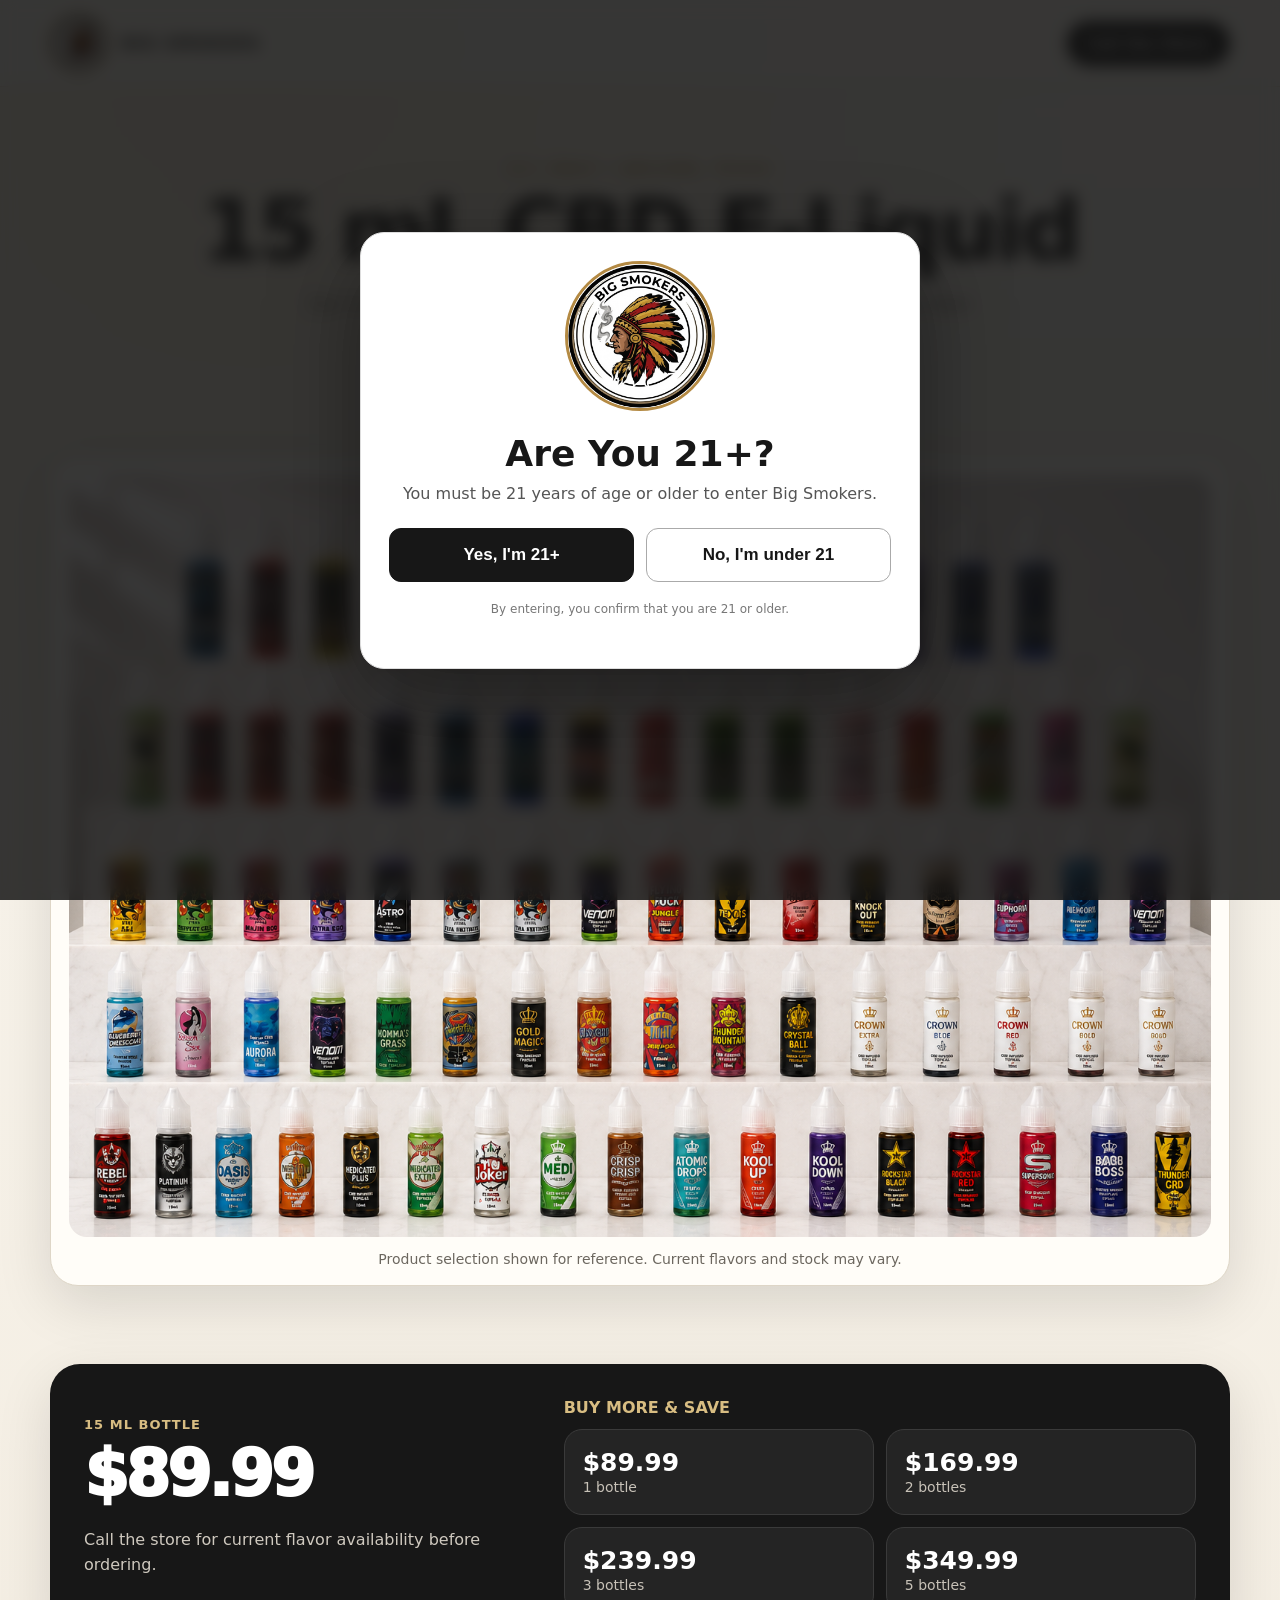
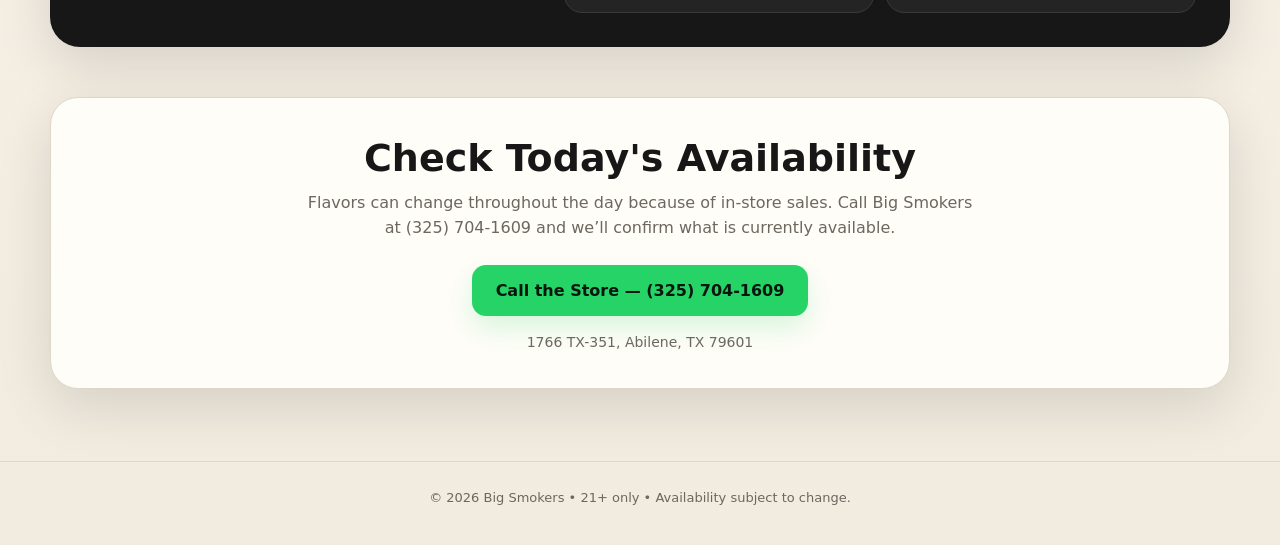
<file: index.html>
<!doctype html>
<html lang="en">
<head>
<meta charset="utf-8">
<meta name="viewport" content="width=device-width,initial-scale=1">
<title>Big Smokers | 15 mL CBD E-Liquid</title>
<style>
:root{
  --cream:#f6f1e8;
  --paper:#fffdf8;
  --ink:#171717;
  --muted:#6c675f;
  --gold:#b48a43;
  --gold2:#d8bd82;
  --green:#25d366;
  --line:#ded6c7;
  --shadow:0 18px 55px rgba(0,0,0,.12);
}
*{box-sizing:border-box}
html{scroll-behavior:smooth}
body{
  margin:0;
  background:
    radial-gradient(circle at 20% 0%,rgba(216,189,130,.20),transparent 34%),
    linear-gradient(180deg,#faf7f0 0%,#f2ebdf 100%);
  color:var(--ink);
  font-family:Inter,ui-sans-serif,system-ui,-apple-system,BlinkMacSystemFont,"Segoe UI",sans-serif;
}
body.age-locked{overflow:hidden}
a{text-decoration:none;color:inherit}
.wrap{width:min(1180px,calc(100% - 32px));margin:auto}
header{
  position:sticky;top:0;z-index:20;
  backdrop-filter:blur(14px);
  background:rgba(250,247,240,.88);
  border-bottom:1px solid rgba(180,138,67,.24);
}
nav{height:86px;display:flex;align-items:center;justify-content:space-between;gap:18px}
.brand{display:flex;align-items:center;gap:14px;font-weight:900;letter-spacing:.08em}
.brand img{width:58px;height:58px;border-radius:50%;object-fit:cover;border:2px solid var(--gold)}
.phone-contact{
  background:var(--ink);color:white;padding:13px 20px;border-radius:999px;font-weight:800
}
.hero{padding:74px 0 34px;text-align:center}
.kicker{font-size:13px;letter-spacing:.18em;font-weight:900;color:var(--gold);text-transform:uppercase}
h1{font-size:clamp(44px,8vw,86px);line-height:.95;margin:14px auto 18px;max-width:950px;letter-spacing:-.045em}
.hero p{font-size:18px;line-height:1.6;color:var(--muted);max-width:700px;margin:0 auto 26px}
.cta{
  display:inline-flex;align-items:center;justify-content:center;
  background:var(--green);color:#08170d;font-weight:900;
  border-radius:14px;padding:16px 24px;box-shadow:0 12px 28px rgba(37,211,102,.18)
}
.photo-card{
  margin:32px auto 0;background:var(--paper);border:1px solid var(--line);
  border-radius:28px;padding:18px;box-shadow:var(--shadow);overflow:hidden
}
.photo-card img{display:block;width:100%;height:auto;border-radius:18px}
.caption{margin-top:14px;color:var(--muted);font-size:14px}
.price-section{padding:44px 0}
.price-card{
  display:grid;grid-template-columns:1fr 1.4fr;gap:28px;align-items:center;
  background:var(--ink);color:white;border-radius:30px;padding:34px;box-shadow:var(--shadow)
}
.price-main .label{color:var(--gold2);font-weight:800;letter-spacing:.08em;text-transform:uppercase;font-size:13px}
.price-main .price{font-size:64px;font-weight:950;letter-spacing:-.05em;margin:5px 0}
.price-main p{color:#cfc9bf;line-height:1.6}
.deals{display:grid;grid-template-columns:repeat(2,1fr);gap:12px}
.deal{background:#242424;border:1px solid #3a3a3a;border-radius:18px;padding:18px}
.deal strong{display:block;font-size:25px;color:white}
.deal span{color:#c8c2b8;font-size:14px}
.availability{padding:6px 0 72px}
.availability-card{
  text-align:center;background:var(--paper);border:1px solid var(--line);
  border-radius:28px;padding:38px;box-shadow:var(--shadow)
}
.availability-card h2{font-size:38px;margin:0 0 10px}
.availability-card p{color:var(--muted);max-width:680px;margin:0 auto 24px;line-height:1.6}
.location{font-size:14px;margin-top:18px;color:var(--muted)}
footer{border-top:1px solid var(--line);padding:28px 0 40px;text-align:center;color:var(--muted);font-size:13px}

/* Age gate */
.age-gate{
  position:fixed;inset:0;z-index:999999;
  display:flex;align-items:center;justify-content:center;
  padding:18px;background:rgba(17,17,17,.84);
  backdrop-filter:blur(8px);
}
.age-dialog{
  width:min(560px,100%);background:white;border-radius:24px;
  padding:28px;text-align:center;box-shadow:0 28px 90px rgba(0,0,0,.42);
  border:1px solid #ddd;
}
.age-dialog img{
  width:150px;height:150px;object-fit:cover;border-radius:50%;
  border:3px solid var(--gold);margin-bottom:12px
}
.age-dialog h2{font-size:36px;margin:6px 0 8px}
.age-dialog p{color:#555;line-height:1.5;margin:0 auto 22px}
.age-actions{display:grid;grid-template-columns:1fr 1fr;gap:12px}
.age-actions button{
  min-height:54px;border-radius:12px;font-size:17px;font-weight:850;cursor:pointer
}
.yes{background:var(--ink);color:white;border:1px solid var(--ink)}
.no{background:white;color:var(--ink);border:1px solid #aaa}
.age-note{font-size:12px!important;color:#777!important;margin-top:18px!important}
.denied{display:none}
.age-dialog.denied-mode .initial{display:none}
.age-dialog.denied-mode .denied{display:block}
.age-dialog.denied-mode .age-actions{display:none}

@media(max-width:760px){
  nav{height:74px}.brand span{font-size:13px}.brand img{width:46px;height:46px}
  .phone-contact{padding:11px 14px;font-size:14px}
  .hero{padding:48px 0 24px}.hero p{font-size:16px}
  .photo-card{padding:10px;border-radius:20px}.photo-card img{border-radius:13px}
  .price-card{grid-template-columns:1fr;padding:24px}.price-main .price{font-size:54px}
  .deals{grid-template-columns:1fr}
  .availability-card{padding:28px 20px}.availability-card h2{font-size:32px}
  .age-dialog{padding:22px}.age-dialog img{width:120px;height:120px}.age-dialog h2{font-size:30px}
}
</style>
</head>
<body class="age-locked">

<div id="ageGate" class="age-gate" role="dialog" aria-modal="true" aria-labelledby="ageTitle">
  <div id="ageDialog" class="age-dialog">
    <div class="initial">
      <img src="big-smokers-logo.jpeg" alt="Big Smokers logo">
      <h2 id="ageTitle">Are You 21+?</h2>
      <p>You must be 21 years of age or older to enter Big Smokers.</p>
      <div class="age-actions">
        <button class="yes" onclick="enterSite()">Yes, I'm 21+</button>
        <button class="no" onclick="denyAccess()">No, I'm under 21</button>
      </div>
      <p class="age-note">By entering, you confirm that you are 21 or older.</p>
    </div>
    <div class="denied">
      <img src="big-smokers-logo.jpeg" alt="Big Smokers logo">
      <h2>Access Restricted</h2>
      <p>This website is intended only for visitors age 21 and older.</p>
    </div>
  </div>
</div>

<header>
  <div class="wrap">
    <nav>
      <a class="brand" href="#">
        <img src="big-smokers-logo.jpeg" alt="Big Smokers logo">
        <span>BIG SMOKERS</span>
      </a>
      <a class="phone-contact" href="tel:+13257041609">Call the Store</a>
    </nav>
  </div>
</header>

<main>
  <section class="hero">
    <div class="wrap">
      <div class="kicker">21+ Only • Abilene, Texas</div>
      <h1>15 mL CBD E-Liquid</h1>
      <p>Our in-store selection changes frequently. View the collection below, then call us to check which flavors are available today.</p>
      <a class="cta" href="tel:+13257041609">Call the Store — (325) 704-1609</a>

      <div class="photo-card">
        <img src="cbd-products.png" alt="Big Smokers CBD e-liquid selection">
        <div class="caption">Product selection shown for reference. Current flavors and stock may vary.</div>
      </div>
    </div>
  </section>

  <section class="price-section">
    <div class="wrap">
      <div class="price-card">
        <div class="price-main">
          <div class="label">15 mL Bottle</div>
          <div class="price">$89.99</div>
          <p>Call the store for current flavor availability before ordering.</p>
        </div>
        <div>
          <div class="label" style="color:#d8bd82;font-weight:900;margin-bottom:12px">BUY MORE &amp; SAVE</div>
          <div class="deals">
            <div class="deal"><strong>$89.99</strong><span>1 bottle</span></div>
            <div class="deal"><strong>$169.99</strong><span>2 bottles</span></div>
            <div class="deal"><strong>$239.99</strong><span>3 bottles</span></div>
            <div class="deal"><strong>$349.99</strong><span>5 bottles</span></div>
          </div>
        </div>
      </div>
    </div>
  </section>

  <section class="availability">
    <div class="wrap">
      <div class="availability-card">
        <h2>Check Today's Availability</h2>
        <p>Flavors can change throughout the day because of in-store sales. Call Big Smokers at (325) 704-1609 and we’ll confirm what is currently available.</p>
        <a class="cta" href="tel:+13257041609">Call the Store — (325) 704-1609</a>
        <div class="location">1766 TX-351, Abilene, TX 79601</div>
      </div>
    </div>
  </section>
</main>

<footer>
  <div class="wrap">© 2026 Big Smokers • 21+ only • Availability subject to change.</div>
</footer>

<script>
function enterSite(){
  document.getElementById("ageGate").style.display="none";
  document.body.classList.remove("age-locked");
}
function denyAccess(){
  document.getElementById("ageDialog").classList.add("denied-mode");
}
</script>
</body>
</html>
</file>
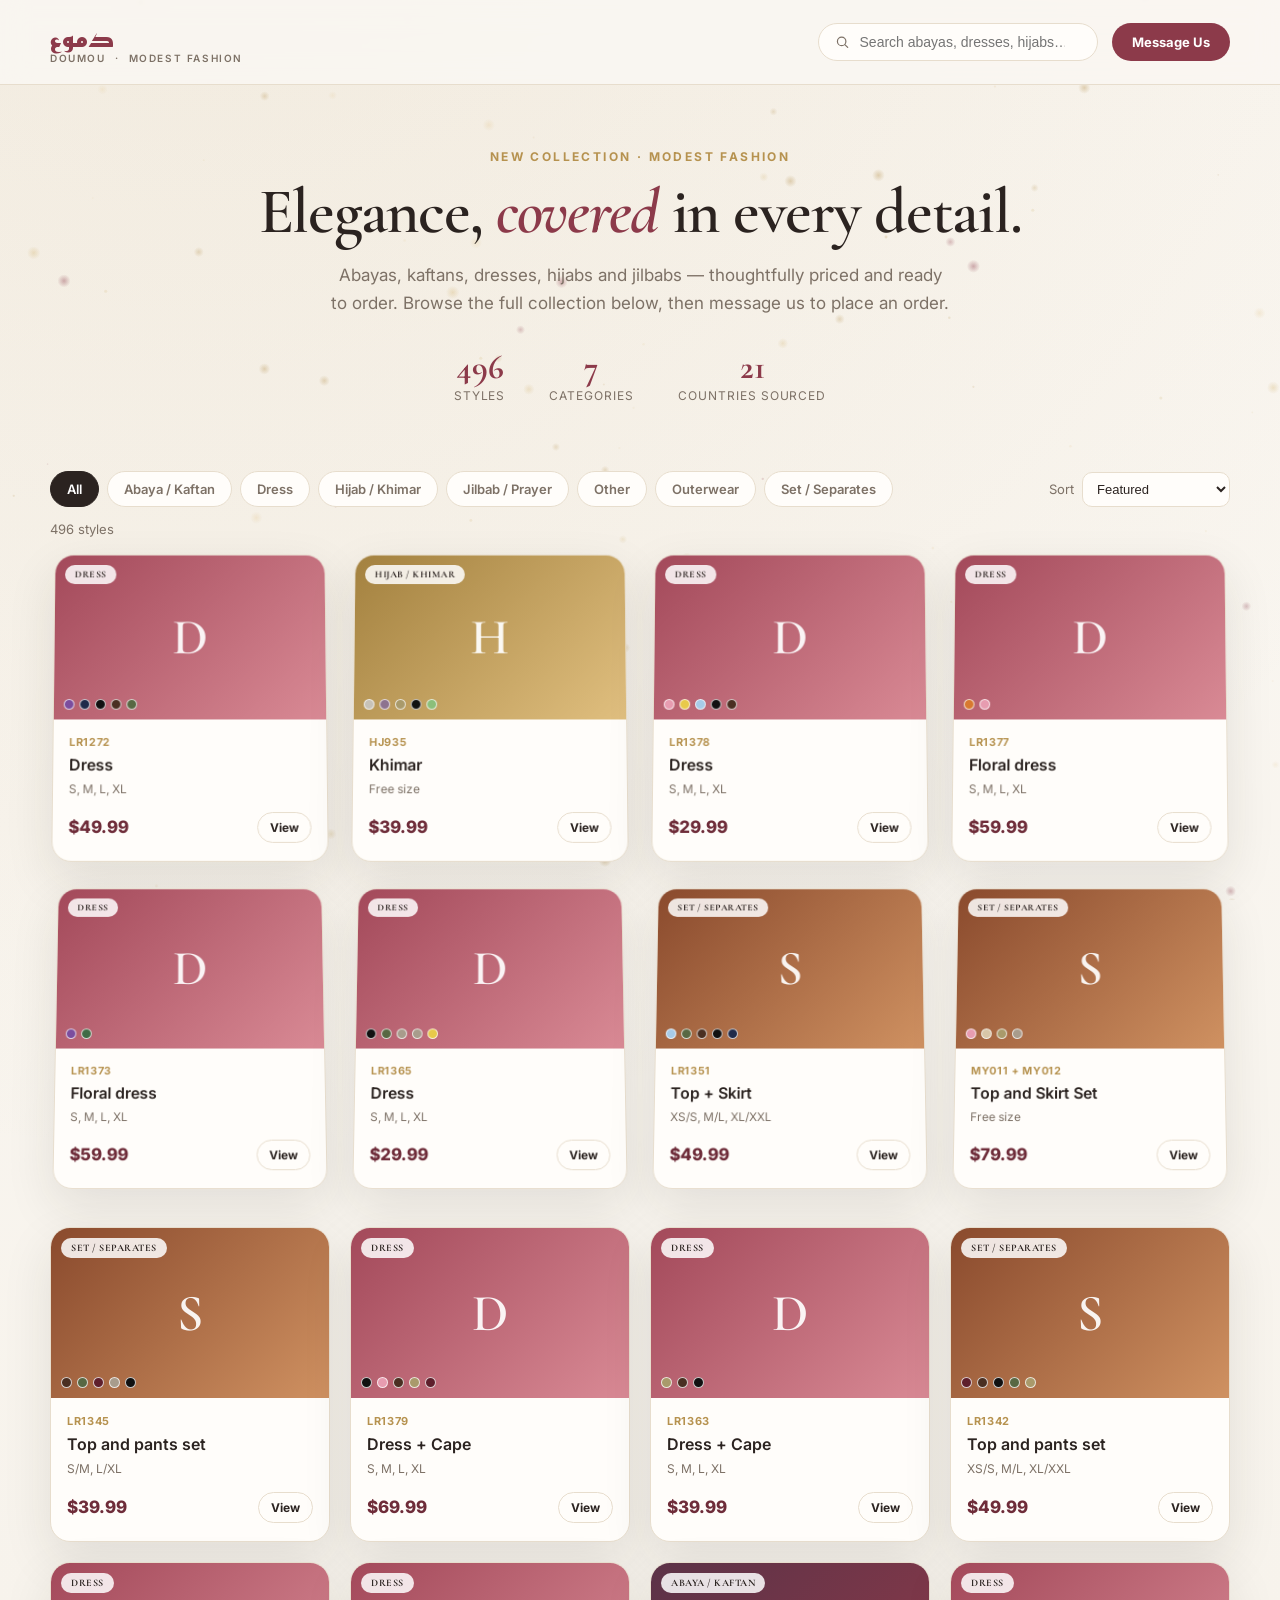
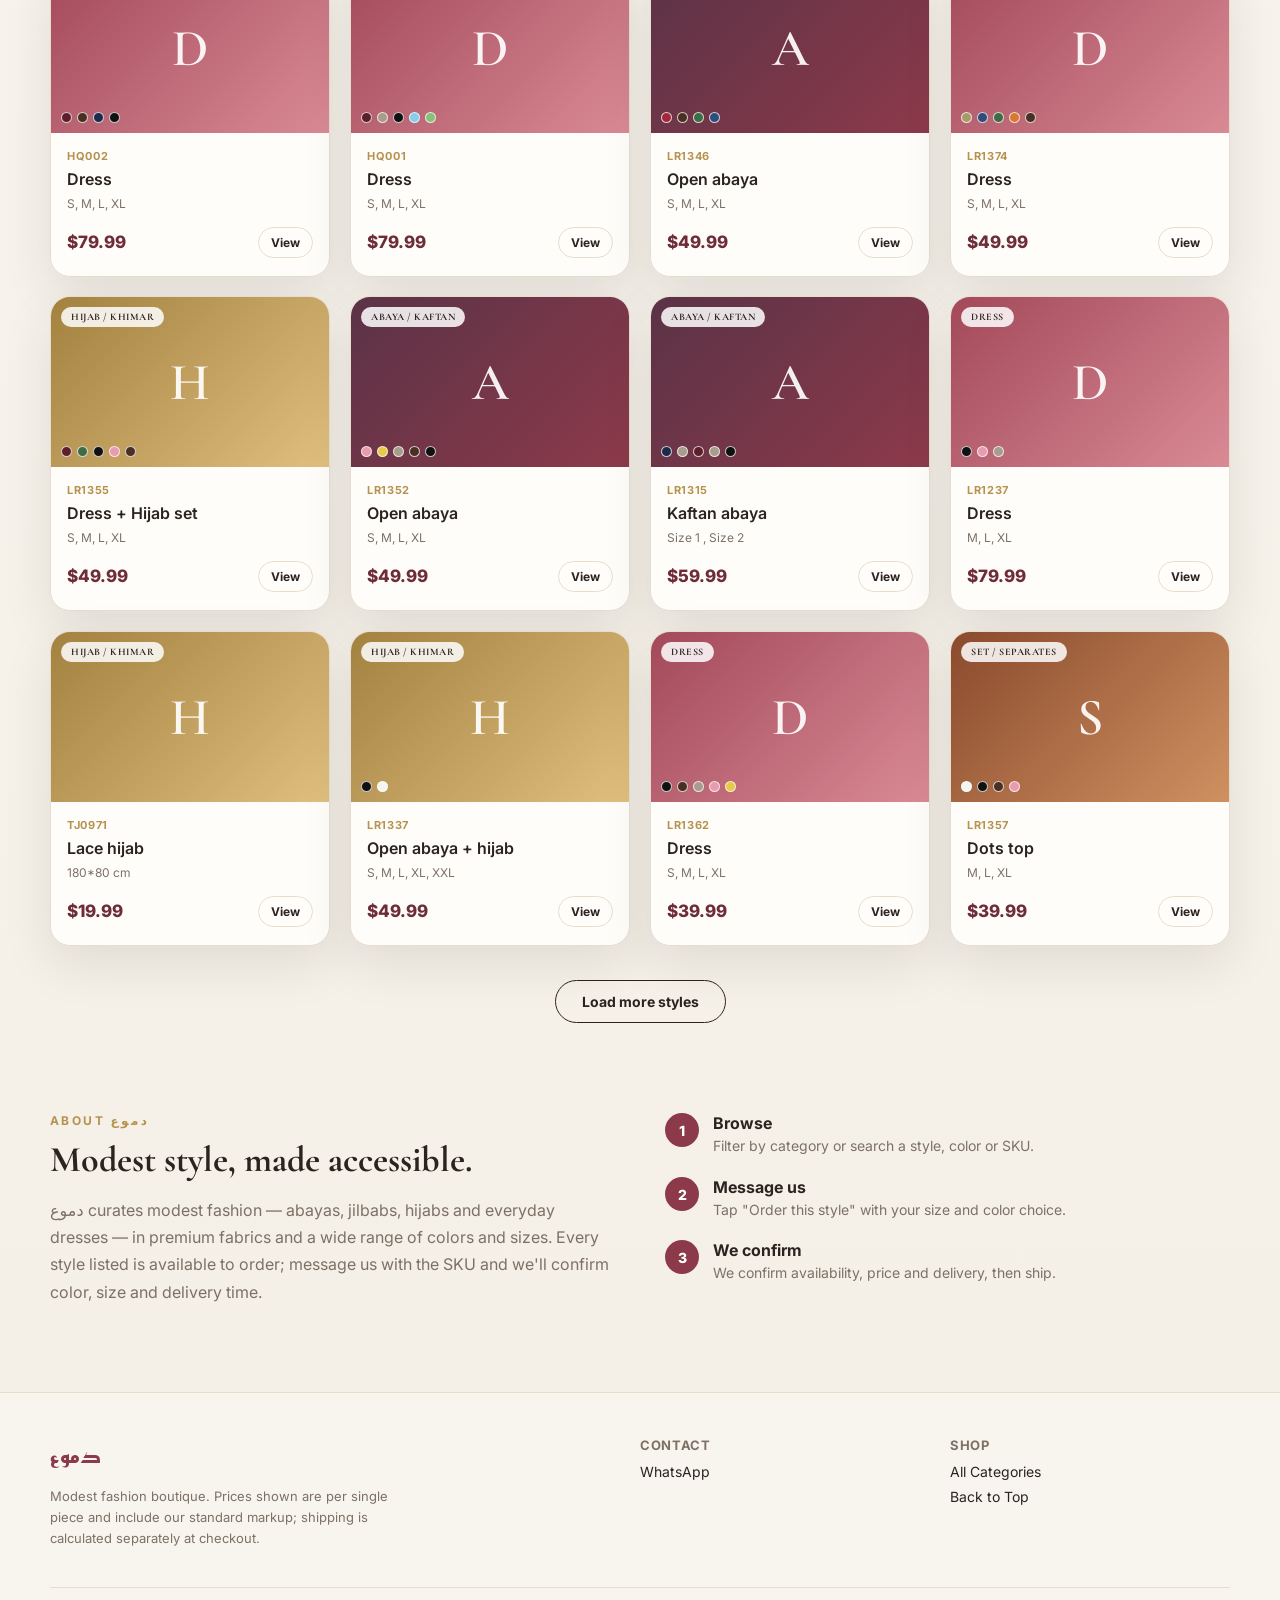
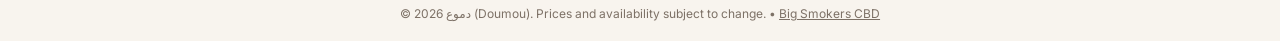
<file: doumou/index.html>
<!doctype html>
<html lang="en">
<head>
<meta charset="utf-8">
<meta name="viewport" content="width=device-width,initial-scale=1">
<title>دموع | Modest Fashion Boutique</title>
<meta name="description" content="دموع — modest fashion boutique. Abayas, dresses, hijabs, jilbabs and separates.">
<link rel="preconnect" href="https://fonts.googleapis.com">
<link rel="preconnect" href="https://fonts.gstatic.com" crossorigin>
<link href="https://fonts.googleapis.com/css2?family=Cormorant+Garamond:ital,wght@0,500;0,600;1,500&family=Reem+Kufi:wght@500;700&family=Inter:wght@400;500;600;700&display=swap" rel="stylesheet">
<link rel="stylesheet" href="style.css">
</head>
<body>
<canvas id="sandCanvas" aria-hidden="true"></canvas>

<header class="site-header">
  <div class="wrap nav">
    <a class="brand" href="#top">
      <span class="brand-ar">دموع</span>
      <span class="brand-en">DOUMOU &nbsp;·&nbsp; Modest Fashion</span>
    </a>
    <button class="nav-toggle" id="navToggle" aria-label="Toggle menu" aria-expanded="false">
      <span></span><span></span><span></span>
    </button>
    <div class="nav-actions" id="navActions">
      <div class="search-box">
        <svg width="16" height="16" viewBox="0 0 24 24" fill="none"><circle cx="11" cy="11" r="7" stroke="currentColor" stroke-width="2"/><path d="M21 21L16.65 16.65" stroke="currentColor" stroke-width="2" stroke-linecap="round"/></svg>
        <input id="searchInput" type="search" placeholder="Search abayas, dresses, hijabs…" aria-label="Search products">
      </div>
      <a class="cta-small" id="contactCta" href="#" target="_blank" rel="noopener">Message Us</a>
    </div>
  </div>
</header>

<main id="top">
  <section class="hero">
    <div class="wrap">
      <div class="kicker">New Collection · Modest Fashion</div>
      <h1>Elegance, <em>covered</em> in every detail.</h1>
      <p>Abayas, kaftans, dresses, hijabs and jilbabs — thoughtfully priced and ready to order.
      Browse the full collection below, then message us to place an order.</p>
      <div class="hero-stats">
        <div><strong id="statCount">0</strong><span>Styles</span></div>
        <div><strong id="statCats">7</strong><span>Categories</span></div>
        <div><strong>21</strong><span>Countries Sourced</span></div>
      </div>
    </div>
  </section>

  <section class="catalog">
    <div class="wrap">
      <div class="filter-bar reveal">
        <div class="tabs" id="categoryTabs">
          <button class="tab active" data-cat="all">All</button>
        </div>
        <div class="sort-box">
          <label for="sortSelect">Sort</label>
          <select id="sortSelect">
            <option value="featured">Featured</option>
            <option value="price-asc">Price: Low to High</option>
            <option value="price-desc">Price: High to Low</option>
            <option value="name-asc">Name: A–Z</option>
          </select>
        </div>
      </div>

      <div class="result-line">
        <span id="resultCount"></span>
        <button class="clear-filters" id="clearFilters" hidden>Clear filters</button>
      </div>

      <div class="grid" id="productGrid" aria-live="polite"></div>

      <div class="empty-state" id="emptyState" hidden>
        <p>No styles match your search.</p>
        <button class="cta-outline" id="emptyClear">Clear filters</button>
      </div>

      <div class="load-more-wrap">
        <button class="cta-outline" id="loadMoreBtn">Load more styles</button>
      </div>
    </div>
  </section>

  <section class="about">
    <div class="wrap about-grid">
      <div class="reveal">
        <div class="kicker">About دموع</div>
        <h2>Modest style, made accessible.</h2>
        <p>دموع curates modest fashion — abayas, jilbabs, hijabs and everyday dresses — in
        premium fabrics and a wide range of colors and sizes. Every style listed is available
        to order; message us with the SKU and we'll confirm color, size and delivery time.</p>
      </div>
      <div class="how-to">
        <div class="step reveal"><span>1</span><div><strong>Browse</strong><p>Filter by category or search a style, color or SKU.</p></div></div>
        <div class="step reveal"><span>2</span><div><strong>Message us</strong><p>Tap "Order this style" with your size and color choice.</p></div></div>
        <div class="step reveal"><span>3</span><div><strong>We confirm</strong><p>We confirm availability, price and delivery, then ship.</p></div></div>
      </div>
    </div>
  </section>
</main>

<footer class="site-footer">
  <div class="wrap footer-grid">
    <div class="reveal">
      <span class="brand-ar small">دموع</span>
      <p>Modest fashion boutique. Prices shown are per single piece and include our standard
      markup; shipping is calculated separately at checkout.</p>
    </div>
    <div class="reveal">
      <strong>Contact</strong>
      <a id="footerWhatsapp" href="#" target="_blank" rel="noopener">WhatsApp</a>
      <a id="footerInstagram" href="#" target="_blank" rel="noopener">Instagram</a>
      <a id="footerEmail" href="#">Email</a>
    </div>
    <div class="reveal">
      <strong>Shop</strong>
      <a href="#categoryTabs">All Categories</a>
      <a href="#top">Back to Top</a>
    </div>
  </div>
  <div class="wrap legal">© <span id="year"></span> دموع (Doumou). Prices and availability subject to change. • <a href="../" style="text-decoration:underline">Big Smokers CBD</a></div>
</footer>

<div class="product-modal" id="productModal" role="dialog" aria-modal="true" hidden>
  <div class="modal-backdrop" id="modalBackdrop"></div>
  <div class="modal-panel">
    <button class="modal-close" id="modalClose" aria-label="Close">&times;</button>
    <div class="modal-swatch" id="modalSwatch"></div>
    <div class="modal-body">
      <div class="modal-cat" id="modalCat"></div>
      <h3 id="modalName"></h3>
      <div class="modal-price" id="modalPrice"></div>
      <dl class="modal-facts">
        <div><dt>SKU</dt><dd id="modalSku"></dd></div>
        <div><dt>Material</dt><dd id="modalMaterial"></dd></div>
        <div><dt>Sizes</dt><dd id="modalSizes"></dd></div>
        <div><dt>Colors</dt><dd id="modalColors"></dd></div>
      </dl>
      <a class="cta" id="modalOrder" href="#" target="_blank" rel="noopener">Order this style</a>
    </div>
  </div>
</div>

<script src="sand.js" defer></script>
<script src="reveal.js"></script>
<script src="card-tilt.js"></script>
<script src="app.js"></script>
</body>
</html>
</file>
<file: doumou/style.css>
:root{
  --cream:#f8f4ee;
  --paper:#fffdfa;
  --ink:#2b2320;
  --muted:#7d7166;
  --rose:#8c3a4a;
  --rose-dark:#6e2c39;
  --gold:#b6924f;
  --gold-light:#e7d6ae;
  --line:#e7ddcd;
  --shadow:0 18px 50px rgba(43,35,32,.10);
}
*{box-sizing:border-box}
html{scroll-behavior:smooth}
#sandCanvas{
  position:fixed;inset:0;z-index:-1;pointer-events:none;
}
@media(prefers-reduced-motion:reduce){
  #sandCanvas{display:none}
}

/* Scroll reveal: soft 3D tilt-and-rise the first time an element enters view */
.reveal{
  opacity:0;
  transform:perspective(900px) translateY(38px) rotateX(10deg) scale(.96);
  transition:opacity .7s cubic-bezier(.16,.84,.44,1), transform .7s cubic-bezier(.16,.84,.44,1);
  will-change:transform,opacity;
}
.reveal.in-view{
  opacity:1;
  transform:perspective(900px) translateY(0) rotateX(0deg) scale(1);
}
/* Once a card has made its entrance, card-tilt.js drives its transform every
   frame while scrolling — switch to a fast transition so those continuous
   updates track the scroll instead of chasing the slow entrance easing.
   Three classes = higher specificity than .reveal.in-view, wins regardless
   of source order. */
.card.reveal.in-view{
  transition:opacity .7s cubic-bezier(.16,.84,.44,1), transform .12s ease-out;
}
@media(prefers-reduced-motion:reduce){
  .reveal{opacity:1;transform:none;transition:none}
}
body{
  margin:0;
  background:
    radial-gradient(circle at 15% -10%, rgba(182,146,79,.14), transparent 40%),
    linear-gradient(180deg,#faf7f2 0%,#f4efe6 100%);
  color:var(--ink);
  font-family:Inter,ui-sans-serif,system-ui,-apple-system,"Segoe UI",sans-serif;
}
a{text-decoration:none;color:inherit}
button{font-family:inherit}
.wrap{width:min(1180px,calc(100% - 32px));margin:auto}
h1,h2,h3{font-family:"Cormorant Garamond",Georgia,serif}

/* ---------- Header ---------- */
.site-header{
  position:sticky;top:0;z-index:30;
  backdrop-filter:blur(14px);
  background:rgba(250,247,242,.9);
  border-bottom:1px solid var(--line);
}
.nav{height:84px;display:flex;align-items:center;justify-content:space-between;gap:18px}
.brand{display:flex;flex-direction:column;line-height:1.05}
.brand-ar{font-family:"Reem Kufi",serif;font-size:30px;font-weight:700;color:var(--rose)}
.brand-en{font-size:10px;letter-spacing:.16em;font-weight:600;color:var(--muted);text-transform:uppercase}
.nav-actions{display:flex;align-items:center;gap:14px}
.search-box{
  display:flex;align-items:center;gap:8px;background:var(--paper);
  border:1px solid var(--line);border-radius:999px;padding:9px 16px;color:var(--muted);
  width:280px;
}
.search-box input{border:none;outline:none;background:transparent;font-size:14px;width:100%;color:var(--ink)}
.cta-small{background:var(--rose);color:#fff;font-weight:700;font-size:13px;padding:11px 20px;border-radius:999px;white-space:nowrap}
.nav-toggle{display:none;flex-direction:column;gap:4px;background:none;border:none;cursor:pointer;padding:6px}
.nav-toggle span{width:22px;height:2px;background:var(--ink)}

/* ---------- Hero ---------- */
.hero{padding:64px 0 20px;text-align:center}
.kicker{font-size:12px;letter-spacing:.2em;font-weight:700;color:var(--gold);text-transform:uppercase}
h1{font-size:clamp(38px,6vw,64px);line-height:1.05;margin:14px auto 16px;max-width:780px;letter-spacing:-.02em;font-weight:600}
h1 em{font-style:italic;color:var(--rose)}
.hero p{font-size:17px;line-height:1.65;color:var(--muted);max-width:620px;margin:0 auto 30px}
.hero-stats{display:flex;justify-content:center;gap:44px;margin-top:8px}
.hero-stats div{display:flex;flex-direction:column;align-items:center}
.hero-stats strong{font-family:"Cormorant Garamond",serif;font-size:34px;color:var(--rose)}
.hero-stats span{font-size:12px;letter-spacing:.08em;text-transform:uppercase;color:var(--muted)}

/* ---------- Filter bar ---------- */
.catalog{padding:48px 0 20px}
.filter-bar{
  display:flex;justify-content:space-between;align-items:center;gap:16px;
  flex-wrap:wrap;margin-bottom:14px;
}
.tabs{display:flex;flex-wrap:wrap;gap:8px}
.tab{
  border:1px solid var(--line);background:var(--paper);color:var(--muted);
  padding:9px 16px;border-radius:999px;font-size:13px;font-weight:600;cursor:pointer;
}
.tab.active{background:var(--ink);border-color:var(--ink);color:#fff}
.sort-box{display:flex;align-items:center;gap:8px;font-size:13px;color:var(--muted)}
.sort-box select{
  border:1px solid var(--line);background:var(--paper);border-radius:10px;
  padding:8px 10px;font-size:13px;color:var(--ink)
}
.result-line{display:flex;justify-content:space-between;align-items:center;margin:8px 0 20px;font-size:13px;color:var(--muted)}
.clear-filters{border:none;background:none;color:var(--rose);font-weight:700;cursor:pointer;font-size:13px}

/* ---------- Grid & cards ---------- */
.grid{
  display:grid;grid-template-columns:repeat(auto-fill,minmax(240px,1fr));gap:20px;
}
.card{
  background:var(--paper);border:1px solid var(--line);border-radius:20px;overflow:hidden;
  box-shadow:var(--shadow);cursor:pointer;display:flex;flex-direction:column;
  transition:transform .15s ease;
}
.card:hover{transform:translateY(-3px)}
.swatch{
  height:170px;display:flex;align-items:center;justify-content:center;position:relative;
  font-family:"Cormorant Garamond",serif;color:rgba(255,255,255,.92);
}
.swatch .mono{font-size:52px;font-weight:600}
.swatch .cat-pill{
  position:absolute;top:10px;left:10px;background:rgba(255,255,255,.85);color:var(--ink);
  font-size:10px;font-weight:700;letter-spacing:.05em;text-transform:uppercase;
  padding:4px 10px;border-radius:999px
}
.dots{position:absolute;bottom:10px;left:10px;display:flex;gap:5px}
.dot{width:11px;height:11px;border-radius:50%;border:1.5px solid rgba(255,255,255,.75)}
.card-body{padding:16px 16px 18px;display:flex;flex-direction:column;gap:6px;flex:1}
.card-cat{font-size:11px;letter-spacing:.06em;text-transform:uppercase;color:var(--gold);font-weight:700}
.card-name{font-weight:600;font-size:16px;line-height:1.3}
.card-meta{font-size:12px;color:var(--muted)}
.card-bottom{display:flex;justify-content:space-between;align-items:center;margin-top:auto;padding-top:10px}
.card-price{font-weight:800;font-size:17px;color:var(--rose-dark)}
.card-order{font-size:12px;font-weight:700;color:var(--ink);border:1px solid var(--line);padding:7px 12px;border-radius:999px}

.empty-state{text-align:center;padding:60px 0;color:var(--muted)}
.load-more-wrap{text-align:center;margin-top:34px}
.cta-outline{
  display:inline-block;border:1.5px solid var(--ink);color:var(--ink);font-weight:700;
  padding:12px 26px;border-radius:999px;background:transparent;cursor:pointer;font-size:14px
}
.cta-outline:hover{background:var(--ink);color:#fff}

/* ---------- About ---------- */
.about{padding:70px 0}
.about-grid{display:grid;grid-template-columns:1fr 1fr;gap:50px;align-items:start}
.about h2{font-size:36px;margin:10px 0 14px}
.about p{color:var(--muted);line-height:1.7}
.how-to{display:flex;flex-direction:column;gap:20px}
.step{display:flex;gap:14px;align-items:flex-start}
.step span{
  flex:none;width:34px;height:34px;border-radius:50%;background:var(--rose);color:#fff;
  display:flex;align-items:center;justify-content:center;font-weight:800;font-size:14px
}
.step strong{display:block;margin-bottom:2px}
.step p{margin:0;color:var(--muted);font-size:14px;line-height:1.55}

/* ---------- Footer ---------- */
.site-footer{border-top:1px solid var(--line);padding:44px 0 20px;background:var(--cream)}
.footer-grid{display:grid;grid-template-columns:2fr 1fr 1fr;gap:30px;padding-bottom:26px}
.footer-grid strong{display:block;margin-bottom:10px;font-size:13px;letter-spacing:.05em;text-transform:uppercase;color:var(--muted)}
.footer-grid a{display:block;margin-bottom:8px;font-size:14px;color:var(--ink)}
.footer-grid a[hidden]{display:none}
.brand-ar.small{font-family:"Reem Kufi",serif;font-size:24px;color:var(--rose);display:block;margin-bottom:10px}
.footer-grid p{color:var(--muted);font-size:13px;line-height:1.6;max-width:340px}
.legal{border-top:1px solid var(--line);padding-top:18px;font-size:12px;color:var(--muted);text-align:center}

/* ---------- Modal ---------- */
.product-modal{position:fixed;inset:0;z-index:999;display:flex;align-items:center;justify-content:center;padding:18px}
.product-modal[hidden]{display:none}
.modal-backdrop{position:absolute;inset:0;background:rgba(24,18,16,.55);backdrop-filter:blur(4px)}
.modal-panel{
  position:relative;background:var(--paper);border-radius:24px;overflow:hidden;
  width:min(640px,100%);max-height:90vh;overflow-y:auto;box-shadow:0 30px 90px rgba(0,0,0,.35);
}
.modal-close{
  position:absolute;top:14px;right:14px;z-index:2;background:rgba(255,255,255,.9);
  border:none;width:34px;height:34px;border-radius:50%;font-size:20px;cursor:pointer;line-height:1
}
.modal-swatch{height:220px;display:flex;align-items:center;justify-content:center}
.modal-swatch .mono{font-family:"Cormorant Garamond",serif;font-size:80px;color:rgba(255,255,255,.9)}
.modal-body{padding:26px 30px 32px}
.modal-cat{font-size:11px;letter-spacing:.08em;text-transform:uppercase;color:var(--gold);font-weight:700;margin-bottom:6px}
.modal-body h3{font-size:30px;margin:0 0 8px}
.modal-price{font-size:24px;font-weight:800;color:var(--rose-dark);margin-bottom:18px}
.modal-facts{display:grid;grid-template-columns:1fr 1fr;gap:14px 20px;margin:0 0 24px}
.modal-facts dt{font-size:11px;text-transform:uppercase;letter-spacing:.05em;color:var(--muted);margin-bottom:3px}
.modal-facts dd{margin:0;font-size:14px;line-height:1.4}
.modal-facts div:first-child{grid-column:1/-1}
.cta{
  display:inline-flex;align-items:center;justify-content:center;width:100%;
  background:var(--rose);color:#fff;font-weight:800;border-radius:14px;padding:15px;font-size:15px
}

/* ---------- Responsive ---------- */
@media(max-width:860px){
  .about-grid{grid-template-columns:1fr}
  .footer-grid{grid-template-columns:1fr}
}
@media(max-width:760px){
  .nav{height:74px}
  .brand-ar{font-size:24px}
  .nav-toggle{display:flex}
  .nav-actions{
    display:none;
    position:fixed;top:74px;left:0;right:0;background:var(--paper);border-bottom:1px solid var(--line);
    flex-direction:column;align-items:stretch;padding:16px;gap:12px;box-shadow:var(--shadow);
  }
  .nav-actions.open{display:flex}
  .search-box{width:100%}
  .hero{padding:44px 0 10px}
  .hero-stats{gap:26px}
  .hero-stats strong{font-size:26px}
  h1{font-size:clamp(32px,9vw,48px)}
  .filter-bar{flex-direction:column;align-items:stretch}
  .grid{grid-template-columns:repeat(auto-fill,minmax(150px,1fr));gap:12px}
  .swatch{height:130px}
  .swatch .mono{font-size:38px}
  .card-name{font-size:14px}
  .card-price{font-size:15px}
}
</file>
